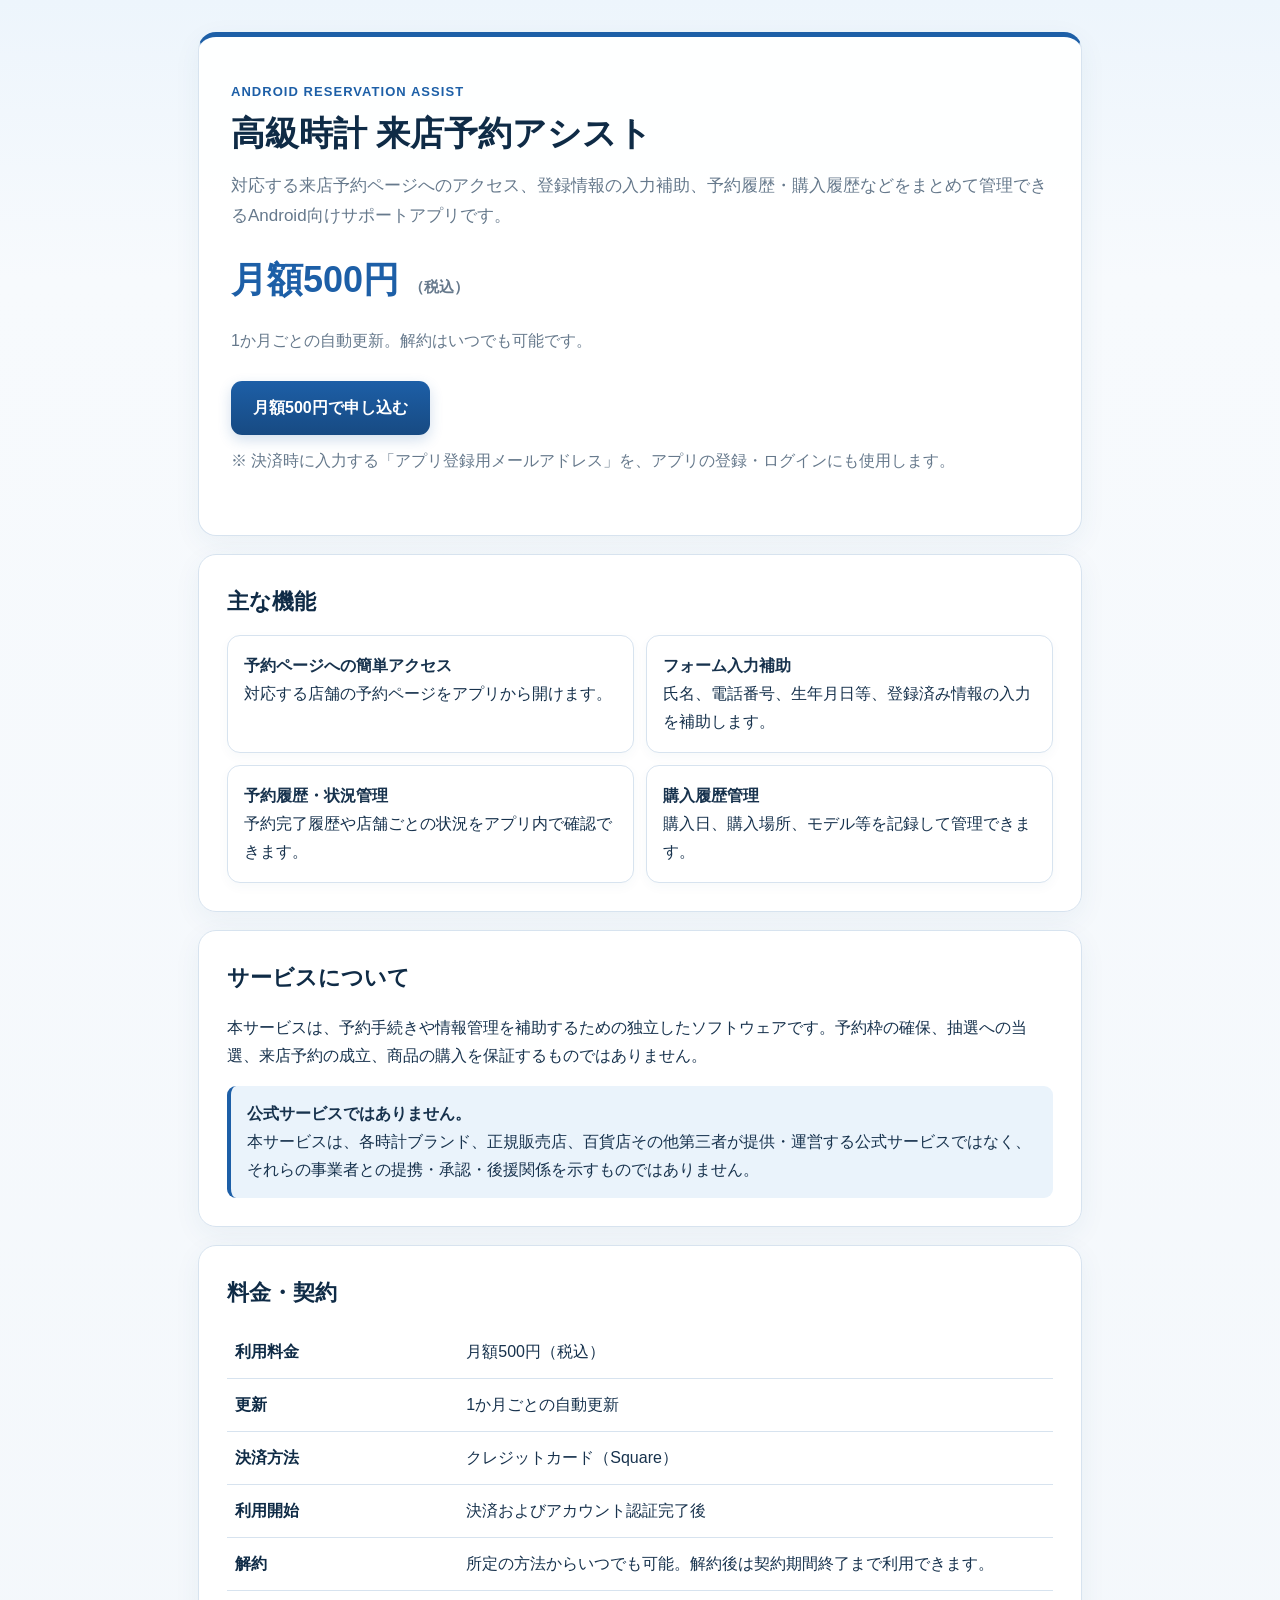
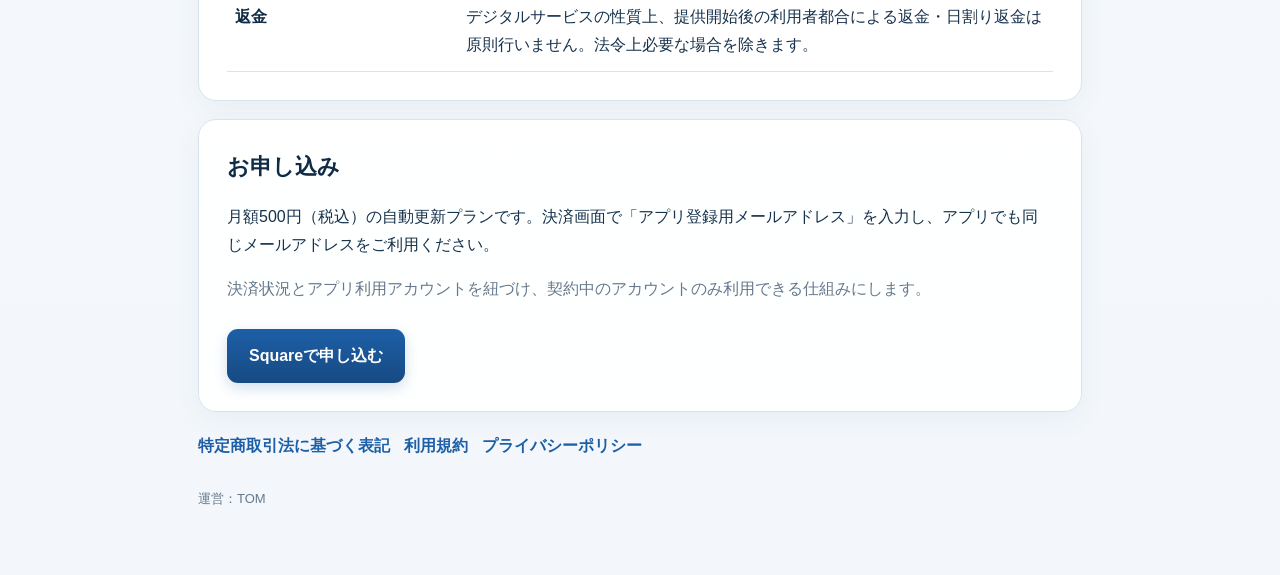
<file: index.html>
<!doctype html><html lang="ja"><head><meta charset="utf-8"><meta name="viewport" content="width=device-width,initial-scale=1"><title>高級時計 来店予約アシスト</title><link rel="stylesheet" href="style.css"></head><body><main class="wrap">
<section class="hero"><div class="eyebrow">ANDROID RESERVATION ASSIST</div><h1>高級時計 来店予約アシスト</h1><p class="lead">対応する来店予約ページへのアクセス、登録情報の入力補助、予約履歴・購入履歴などをまとめて管理できるAndroid向けサポートアプリです。</p><div class="price">月額500円 <small>（税込）</small></div><p class="muted">1か月ごとの自動更新。解約はいつでも可能です。</p><a class="btn" href="https://square.link/u/VijEzXX2" target="_blank" rel="noopener">月額500円で申し込む</a><p class="muted" style="margin-top:12px">※ 決済時に入力する「アプリ登録用メールアドレス」を、アプリの登録・ログインにも使用します。</p></section>
<section class="card"><h2>主な機能</h2><div class="grid"><div class="feature"><strong>予約ページへの簡単アクセス</strong><br>対応する店舗の予約ページをアプリから開けます。</div><div class="feature"><strong>フォーム入力補助</strong><br>氏名、電話番号、生年月日等、登録済み情報の入力を補助します。</div><div class="feature"><strong>予約履歴・状況管理</strong><br>予約完了履歴や店舗ごとの状況をアプリ内で確認できます。</div><div class="feature"><strong>購入履歴管理</strong><br>購入日、購入場所、モデル等を記録して管理できます。</div></div></section>
<section class="card"><h2>サービスについて</h2><p>本サービスは、予約手続きや情報管理を補助するための独立したソフトウェアです。予約枠の確保、抽選への当選、来店予約の成立、商品の購入を保証するものではありません。</p><div class="note"><strong>公式サービスではありません。</strong><br>本サービスは、各時計ブランド、正規販売店、百貨店その他第三者が提供・運営する公式サービスではなく、それらの事業者との提携・承認・後援関係を示すものではありません。</div></section>
<section class="card"><h2>料金・契約</h2><table><tr><th>利用料金</th><td>月額500円（税込）</td></tr><tr><th>更新</th><td>1か月ごとの自動更新</td></tr><tr><th>決済方法</th><td>クレジットカード（Square）</td></tr><tr><th>利用開始</th><td>決済およびアカウント認証完了後</td></tr><tr><th>解約</th><td>所定の方法からいつでも可能。解約後は契約期間終了まで利用できます。</td></tr><tr><th>返金</th><td>デジタルサービスの性質上、提供開始後の利用者都合による返金・日割り返金は原則行いません。法令上必要な場合を除きます。</td></tr></table></section>
<section class="card" id="apply"><h2>お申し込み</h2><p>月額500円（税込）の自動更新プランです。決済画面で「アプリ登録用メールアドレス」を入力し、アプリでも同じメールアドレスをご利用ください。</p><p class="muted">決済状況とアプリ利用アカウントを紐づけ、契約中のアカウントのみ利用できる仕組みにします。</p><a class="btn" href="https://square.link/u/VijEzXX2" target="_blank" rel="noopener">Squareで申し込む</a></section>
<nav><a href="tokusho.html">特定商取引法に基づく表記</a><a href="terms.html">利用規約</a><a href="privacy.html">プライバシーポリシー</a></nav>
<footer>運営：TOM</footer></main></body></html>
</file>
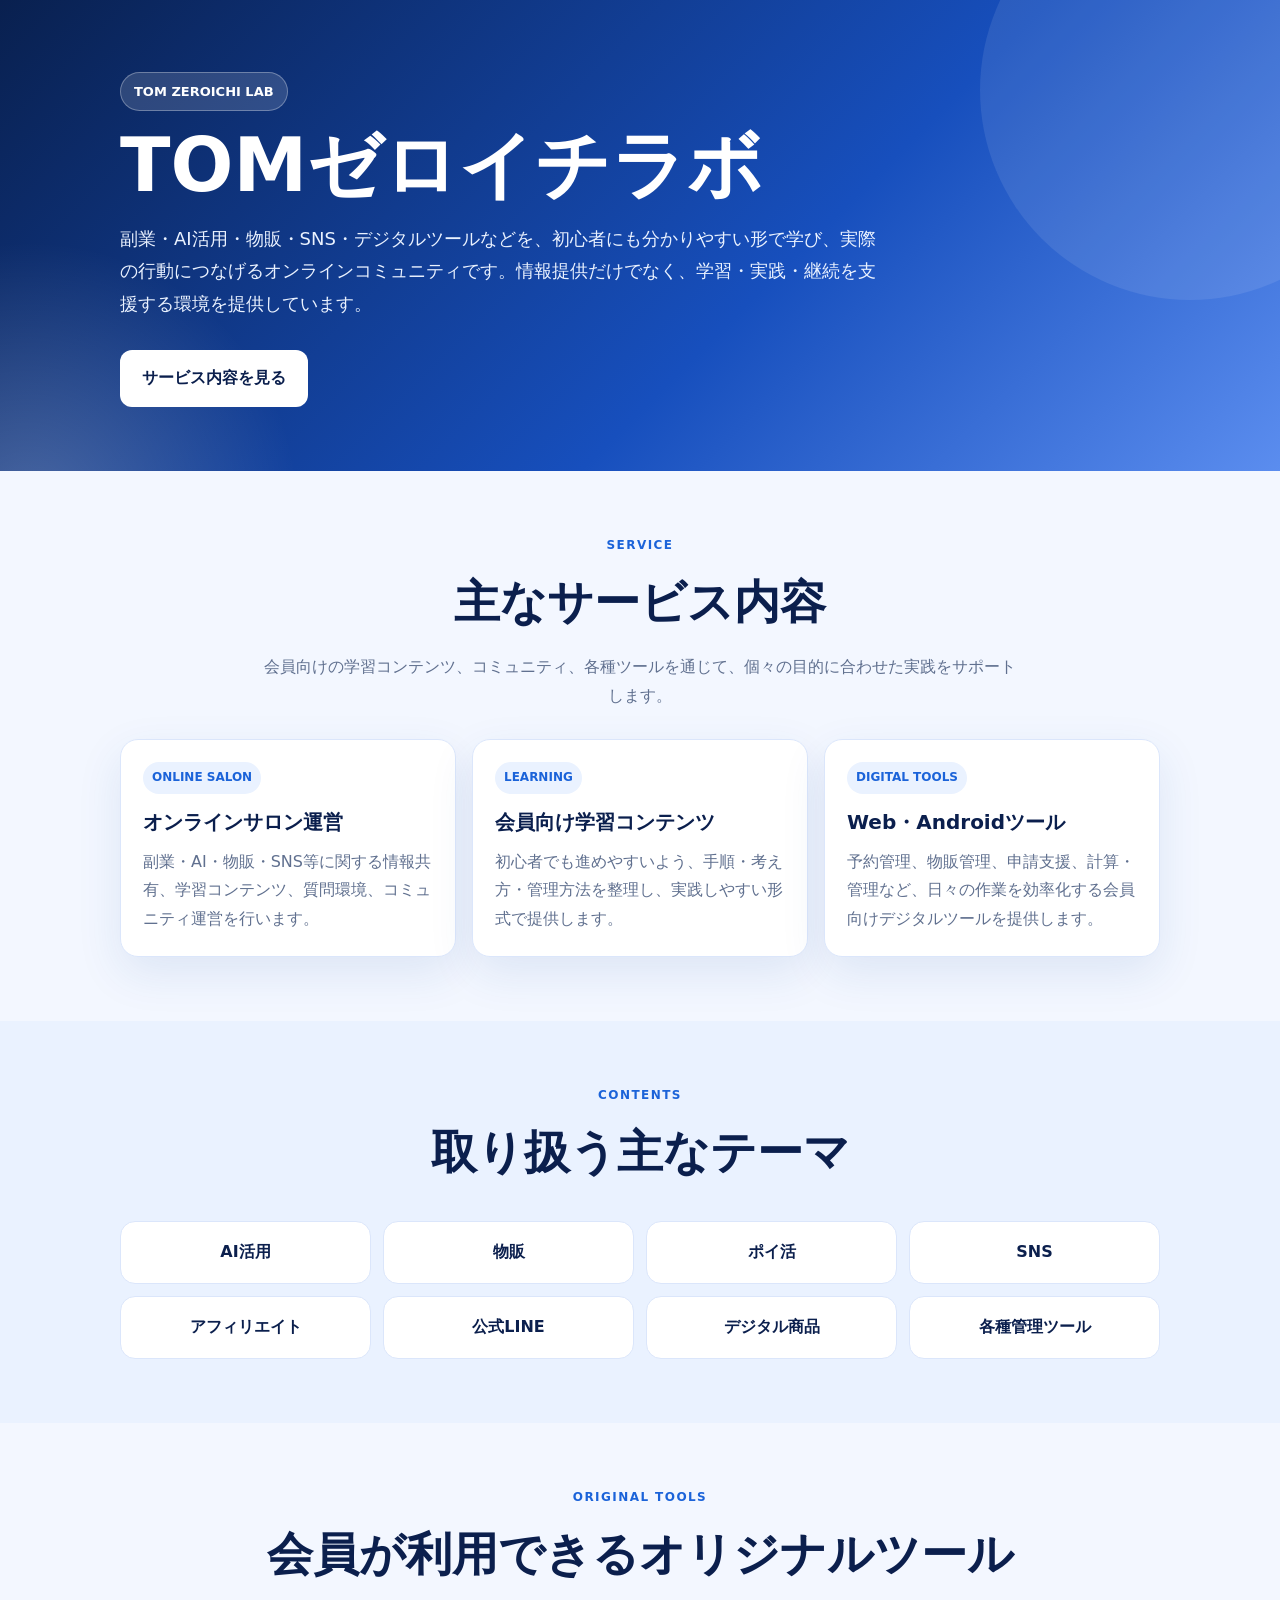
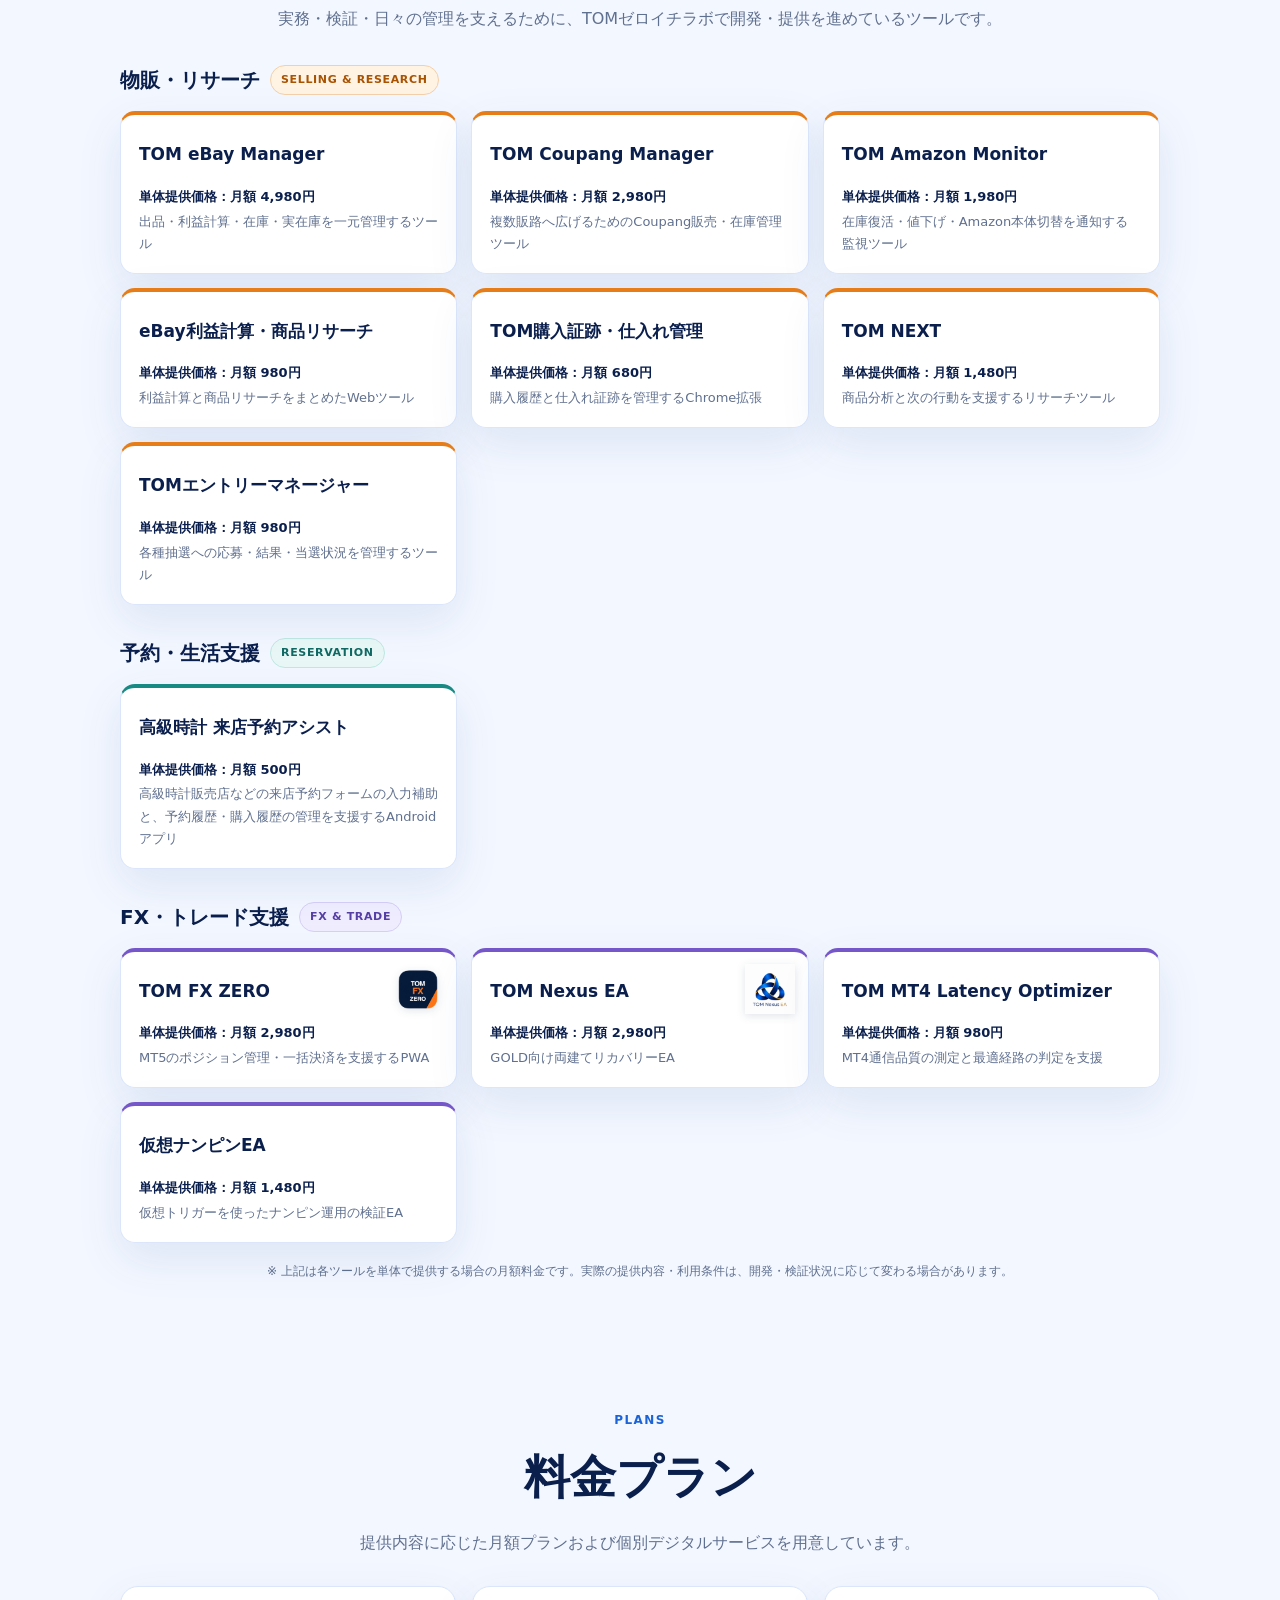
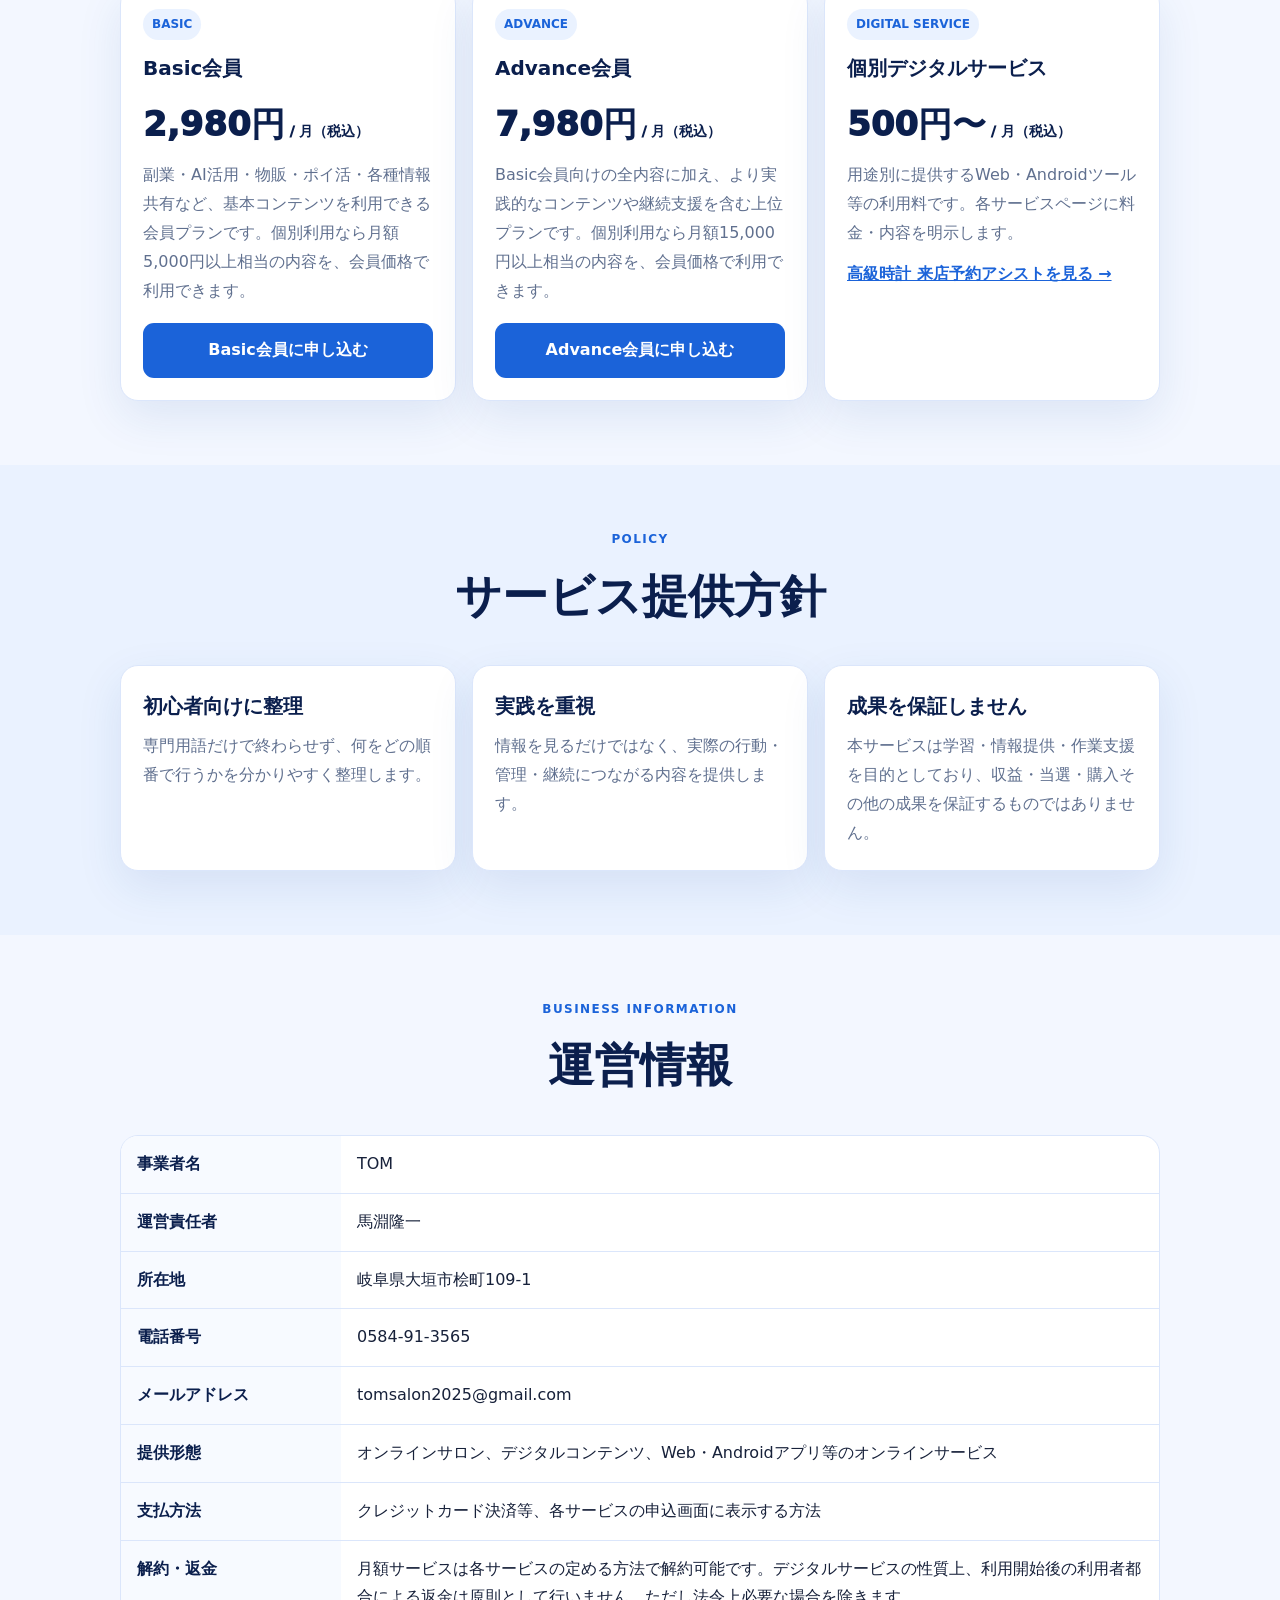
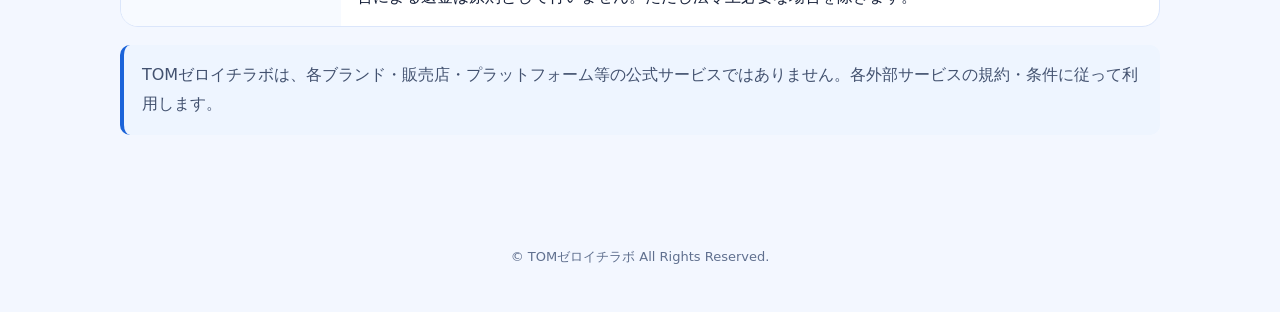
<file: zeroichi-lab/index.html>
<!doctype html>
<html lang="ja">
<head>
<meta charset="utf-8">
<meta name="viewport" content="width=device-width,initial-scale=1">
<title>TOMゼロイチラボ｜サービス案内</title>
<meta name="description" content="TOMゼロイチラボは、副業・AI活用・物販・SNS・各種デジタルツールを学び実践するオンラインコミュニティです。">
<style>
:root{--bg:#f3f7ff;--navy:#0b1f4d;--blue:#1b63d9;--sky:#5b8def;--card:#fff;--text:#17213a;--muted:#60708f;--line:#dbe6fb;--soft:#eaf2ff;--shadow:0 16px 45px rgba(30,80,160,.10)}
*{box-sizing:border-box}html{scroll-behavior:smooth}body{margin:0;font-family:system-ui,-apple-system,"Segoe UI","Hiragino Kaku Gothic ProN","Yu Gothic",Meiryo,sans-serif;background:var(--bg);color:var(--text);line-height:1.8;-webkit-font-smoothing:antialiased}a{color:inherit}.wrap{width:min(1040px,calc(100% - 32px));margin:auto}.top{background:linear-gradient(135deg,#09204f 0%,#174fbd 60%,#5b8def 100%);color:#fff;padding:72px 0 64px;position:relative;overflow:hidden;isolation:isolate}.top:before{content:"";position:absolute;width:560px;height:560px;border-radius:50%;background:radial-gradient(circle,rgba(255,255,255,.24),rgba(255,255,255,0) 68%);left:-250px;bottom:-320px;animation:heroGlow 8s ease-in-out infinite}.top:after{content:"";position:absolute;width:420px;height:420px;border-radius:50%;background:rgba(255,255,255,.09);right:-120px;top:-120px;animation:heroFloat 9s ease-in-out infinite}.top .wrap{position:relative;z-index:1}.badge{display:inline-block;background:rgba(255,255,255,.14);border:1px solid rgba(255,255,255,.3);padding:7px 13px;border-radius:999px;font-weight:800;font-size:13px;animation:heroIn .65s ease both}.top h1{font-size:clamp(40px,7vw,74px);line-height:1.05;margin:16px 0 18px;animation:heroIn .75s .08s ease both}.top p{max-width:760px;font-size:18px;color:#eaf2ff;animation:heroIn .75s .18s ease both}.top .cta{animation:heroIn .75s .28s ease both}@keyframes heroIn{from{opacity:0;transform:translateY(18px)}to{opacity:1;transform:translateY(0)}}@keyframes heroFloat{0%,100%{transform:translate3d(0,0,0) scale(1)}50%{transform:translate3d(-28px,30px,0) scale(1.08)}}@keyframes heroGlow{0%,100%{transform:scale(.9);opacity:.45}50%{transform:scale(1.15);opacity:1}}.cta{display:inline-block;background:#fff;color:var(--navy);font-weight:900;padding:14px 22px;border-radius:12px;text-decoration:none;margin-top:12px}.section{padding:64px 0}.head{text-align:center;margin-bottom:28px}.eyebrow{color:var(--blue);font-weight:900;letter-spacing:.12em;font-size:12px;text-transform:uppercase}.head h2{font-size:clamp(28px,5vw,46px);margin:4px 0 10px;color:var(--navy)}.lead{max-width:760px;margin:auto;color:var(--muted)}.grid{display:grid;grid-template-columns:repeat(3,1fr);gap:16px}.card{background:var(--card);border:1px solid var(--line);border-radius:18px;padding:22px;box-shadow:var(--shadow)}.card h3{margin:0 0 8px;color:var(--navy);font-size:20px}.card p{margin:0;color:var(--muted)}.pill{display:inline-block;background:var(--soft);color:var(--blue);font-weight:800;font-size:12px;padding:5px 9px;border-radius:999px;margin-bottom:10px}.contents{display:grid;grid-template-columns:repeat(4,1fr);gap:12px}.content{background:#fff;border:1px solid var(--line);border-radius:15px;padding:16px;text-align:center;font-weight:800;color:var(--navy)}.tool-groups{display:grid;gap:30px}.tool-group-title{display:flex;align-items:center;gap:10px;margin:0 0 13px;color:var(--navy);font-size:20px}.tool-group-title span{display:inline-block;border-radius:999px;padding:4px 10px;font-size:11px;letter-spacing:.06em}.tool-catalog{display:grid;grid-template-columns:repeat(3,1fr);gap:14px}.tool-card{background:#fff;border:1px solid var(--line);border-top-width:4px;border-radius:15px;padding:18px;box-shadow:var(--shadow);position:relative}.tool-card h3{margin:9px 0 6px;color:var(--navy);font-size:17px;line-height:1.45}.tool-card-logo{position:absolute;top:12px;right:13px;width:50px;height:50px;filter:drop-shadow(0 2px 4px rgba(11,31,77,.12))}.tool-card.has-logo h3{padding-right:58px}.tool-card p{margin:0;color:var(--muted);font-size:13px;line-height:1.7}.tool-status{display:inline-block;border-radius:999px;padding:4px 8px;font-size:11px;font-weight:800}.tool-price{display:inline-block;margin-top:12px;color:var(--navy);font-size:13px;font-weight:900}.tool-card.selling{border-top-color:#e67d19}.tool-card.selling .tool-status,.tool-group-title.selling span{background:#fff3e4;color:#a95200;border:1px solid #f4d0a9}.tool-card.reserve{border-top-color:#168a83}.tool-card.reserve .tool-status,.tool-group-title.reserve span{background:#e9f8f6;color:#126963;border:1px solid #bfe8e3}.tool-card.trade{border-top-color:#7657c9}.tool-card.trade .tool-status,.tool-group-title.trade span{background:#f0edff;color:#5740a4;border:1px solid #d7cff7}.value-note{margin:18px auto 0;max-width:760px;color:var(--muted);font-size:12px;text-align:center}.plans{display:grid;grid-template-columns:repeat(3,1fr);gap:16px}.price{font-size:34px;font-weight:1000;color:var(--navy);margin:6px 0}.price small{font-size:14px}.tool-link{display:inline-block;margin-top:12px;color:var(--blue);font-weight:800}.plan-cta{display:block;margin-top:18px;padding:13px 16px;border-radius:11px;background:var(--blue);color:#fff;text-align:center;text-decoration:none;font-weight:900}.plan-cta:hover{background:#154fb1}.info{background:#fff;border:1px solid var(--line);border-radius:18px;overflow:hidden}.row{display:grid;grid-template-columns:220px 1fr;border-bottom:1px solid var(--line)}.row:last-child{border-bottom:none}.row b,.row div{padding:14px 16px}.row b{background:#f7faff;color:var(--navy)}.notice{background:#eef5ff;border-left:4px solid var(--blue);padding:16px 18px;border-radius:10px;color:#42516f}.footer{padding:30px 0 44px;text-align:center;color:var(--muted);font-size:13px}@media(max-width:820px){.grid,.plans,.tool-catalog{grid-template-columns:1fr}.contents{grid-template-columns:repeat(2,1fr)}.row{grid-template-columns:1fr}.row b{padding-bottom:5px}.row div{padding-top:5px}.top{padding-top:52px}}@media(prefers-reduced-motion:reduce){.top:before,.top:after,.badge,.top h1,.top p,.top .cta{animation:none}}.reveal-item{opacity:0;transform:translateY(24px);transition:opacity .7s ease,transform .7s ease}.reveal-item.reveal-visible{opacity:1;transform:translateY(0)}.reveal-item .card,.reveal-item .tool-card,.reveal-item .content,.reveal-item .info{transition:transform .25s ease,box-shadow .25s ease}.reveal-item .card:hover,.reveal-item .tool-card:hover,.reveal-item .content:hover{transform:translateY(-4px);box-shadow:0 18px 36px rgba(30,80,160,.16)}@media(prefers-reduced-motion:reduce){.reveal-item{opacity:1;transform:none;transition:none}}
</style>
</head>
<body>
<header class="top">
  <div class="wrap">
    <span class="badge">TOM ZEROICHI LAB</span>
    <h1>TOMゼロイチラボ</h1>
    <p>副業・AI活用・物販・SNS・デジタルツールなどを、初心者にも分かりやすい形で学び、実際の行動につなげるオンラインコミュニティです。情報提供だけでなく、学習・実践・継続を支援する環境を提供しています。</p>
    <a class="cta" href="#service">サービス内容を見る</a>
  </div>
</header>

<section class="section" id="service">
  <div class="wrap">
    <div class="head"><div class="eyebrow">Service</div><h2>主なサービス内容</h2><p class="lead">会員向けの学習コンテンツ、コミュニティ、各種ツールを通じて、個々の目的に合わせた実践をサポートします。</p></div>
    <div class="grid">
      <div class="card"><span class="pill">ONLINE SALON</span><h3>オンラインサロン運営</h3><p>副業・AI・物販・SNS等に関する情報共有、学習コンテンツ、質問環境、コミュニティ運営を行います。</p></div>
      <div class="card"><span class="pill">LEARNING</span><h3>会員向け学習コンテンツ</h3><p>初心者でも進めやすいよう、手順・考え方・管理方法を整理し、実践しやすい形式で提供します。</p></div>
      <div class="card"><span class="pill">DIGITAL TOOLS</span><h3>Web・Androidツール</h3><p>予約管理、物販管理、申請支援、計算・管理など、日々の作業を効率化する会員向けデジタルツールを提供します。</p></div>
    </div>
  </div>
</section>

<section class="section" style="background:#eaf2ff">
  <div class="wrap">
    <div class="head"><div class="eyebrow">Contents</div><h2>取り扱う主なテーマ</h2></div>
    <div class="contents">
      <div class="content">AI活用</div><div class="content">物販</div><div class="content">ポイ活</div><div class="content">SNS</div>
      <div class="content">アフィリエイト</div><div class="content">公式LINE</div><div class="content">デジタル商品</div><div class="content">各種管理ツール</div>
    </div>
  </div>
</section>



<section class="section" id="tools">
  <div class="wrap">
    <div class="head"><div class="eyebrow">Original Tools</div><h2>会員が利用できるオリジナルツール</h2><p class="lead">実務・検証・日々の管理を支えるために、TOMゼロイチラボで開発・提供を進めているツールです。</p></div>
    <div class="tool-groups">
      <div class="tool-group">
        <h3 class="tool-group-title selling">物販・リサーチ <span>SELLING &amp; RESEARCH</span></h3>
        <div class="tool-catalog">
          <div class="tool-card selling"><h3>TOM eBay Manager</h3><span class="tool-price">単体提供価格：月額 4,980円</span><p>出品・利益計算・在庫・実在庫を一元管理するツール</p></div>
          <div class="tool-card selling"><h3>TOM Coupang Manager</h3><span class="tool-price">単体提供価格：月額 2,980円</span><p>複数販路へ広げるためのCoupang販売・在庫管理ツール</p></div>
          <div class="tool-card selling"><h3>TOM Amazon Monitor</h3><span class="tool-price">単体提供価格：月額 1,980円</span><p>在庫復活・値下げ・Amazon本体切替を通知する監視ツール</p></div>
          <div class="tool-card selling"><h3>eBay利益計算・商品リサーチ</h3><span class="tool-price">単体提供価格：月額 980円</span><p>利益計算と商品リサーチをまとめたWebツール</p></div>
          <div class="tool-card selling"><h3>TOM購入証跡・仕入れ管理</h3><span class="tool-price">単体提供価格：月額 680円</span><p>購入履歴と仕入れ証跡を管理するChrome拡張</p></div>
          <div class="tool-card selling"><h3>TOM NEXT</h3><span class="tool-price">単体提供価格：月額 1,480円</span><p>商品分析と次の行動を支援するリサーチツール</p></div><div class="tool-card selling"><h3>TOMエントリーマネージャー</h3><span class="tool-price">単体提供価格：月額 980円</span><p>各種抽選への応募・結果・当選状況を管理するツール</p></div>
        </div>
      </div>
      <div class="tool-group">
        <h3 class="tool-group-title reserve">予約・生活支援 <span>RESERVATION</span></h3>
        <div class="tool-catalog">
          <div class="tool-card reserve"><h3>高級時計 来店予約アシスト</h3><span class="tool-price">単体提供価格：月額 500円</span><p>高級時計販売店などの来店予約フォームの入力補助と、予約履歴・購入履歴の管理を支援するAndroidアプリ</p></div>
        </div>
      </div>
      <div class="tool-group">
        <h3 class="tool-group-title trade">FX・トレード支援 <span>FX &amp; TRADE</span></h3>
        <div class="tool-catalog">
          <div class="tool-card trade has-logo"><img class="tool-card-logo" src="assets/tom-fx-zero.png" alt="TOM FX ZERO ロゴ"><h3>TOM FX ZERO</h3><span class="tool-price">単体提供価格：月額 2,980円</span><p>MT5のポジション管理・一括決済を支援するPWA</p></div>
          <div class="tool-card trade has-logo"><img class="tool-card-logo" src="assets/tom-nexus-ea-logo.png" alt="TOM Nexus EA ロゴ"><h3>TOM Nexus EA</h3><span class="tool-price">単体提供価格：月額 2,980円</span><p>GOLD向け両建てリカバリーEA</p></div>
          <div class="tool-card trade"><h3>TOM MT4 Latency Optimizer</h3><span class="tool-price">単体提供価格：月額 980円</span><p>MT4通信品質の測定と最適経路の判定を支援</p></div>
          
          <div class="tool-card trade"><h3>仮想ナンピンEA</h3><span class="tool-price">単体提供価格：月額 1,480円</span><p>仮想トリガーを使ったナンピン運用の検証EA</p></div>
        </div>
      </div>
    </div>
    <p class="value-note">※ 上記は各ツールを単体で提供する場合の月額料金です。実際の提供内容・利用条件は、開発・検証状況に応じて変わる場合があります。</p>
  </div>
</section>

<section class="section">
  <div class="wrap">
    <div class="head"><div class="eyebrow">Plans</div><h2>料金プラン</h2><p class="lead">提供内容に応じた月額プランおよび個別デジタルサービスを用意しています。</p></div>
    <div class="plans">
      <div class="card"><span class="pill">BASIC</span><h3>Basic会員</h3><div class="price">2,980円<small> / 月（税込）</small></div><p>副業・AI活用・物販・ポイ活・各種情報共有など、基本コンテンツを利用できる会員プランです。個別利用なら月額5,000円以上相当の内容を、会員価格で利用できます。</p><a class="plan-cta" href="https://square.link/u/rl24y2m4">Basic会員に申し込む</a></div>
      <div class="card"><span class="pill">ADVANCE</span><h3>Advance会員</h3><div class="price">7,980円<small> / 月（税込）</small></div><p>Basic会員向けの全内容に加え、より実践的なコンテンツや継続支援を含む上位プランです。個別利用なら月額15,000円以上相当の内容を、会員価格で利用できます。</p><a class="plan-cta" href="https://square.link/u/UYFCsQj2">Advance会員に申し込む</a></div>
      <div class="card"><span class="pill">DIGITAL SERVICE</span><h3>個別デジタルサービス</h3><div class="price">500円〜<small> / 月（税込）</small></div><p>用途別に提供するWeb・Androidツール等の利用料です。各サービスページに料金・内容を明示します。</p><a class="tool-link" href="../">高級時計 来店予約アシストを見る →</a></div>
    </div>
  </div>
</section>

<section class="section" style="background:#eaf2ff">
  <div class="wrap">
    <div class="head"><div class="eyebrow">Policy</div><h2>サービス提供方針</h2></div>
    <div class="grid">
      <div class="card"><h3>初心者向けに整理</h3><p>専門用語だけで終わらせず、何をどの順番で行うかを分かりやすく整理します。</p></div>
      <div class="card"><h3>実践を重視</h3><p>情報を見るだけではなく、実際の行動・管理・継続につながる内容を提供します。</p></div>
      <div class="card"><h3>成果を保証しません</h3><p>本サービスは学習・情報提供・作業支援を目的としており、収益・当選・購入その他の成果を保証するものではありません。</p></div>
    </div>
  </div>
</section>

<section class="section">
  <div class="wrap">
    <div class="head"><div class="eyebrow">Business Information</div><h2>運営情報</h2></div>
    <div class="info">
      <div class="row"><b>事業者名</b><div>TOM</div></div>
      <div class="row"><b>運営責任者</b><div>馬淵隆一</div></div>
      <div class="row"><b>所在地</b><div>岐阜県大垣市桧町109-1</div></div>
      <div class="row"><b>電話番号</b><div>0584-91-3565</div></div>
      <div class="row"><b>メールアドレス</b><div>tomsalon2025@gmail.com</div></div>
      <div class="row"><b>提供形態</b><div>オンラインサロン、デジタルコンテンツ、Web・Androidアプリ等のオンラインサービス</div></div>
      <div class="row"><b>支払方法</b><div>クレジットカード決済等、各サービスの申込画面に表示する方法</div></div>
      <div class="row"><b>解約・返金</b><div>月額サービスは各サービスの定める方法で解約可能です。デジタルサービスの性質上、利用開始後の利用者都合による返金は原則として行いません。ただし法令上必要な場合を除きます。</div></div>
    </div>
    <p class="notice" style="margin-top:18px">TOMゼロイチラボは、各ブランド・販売店・プラットフォーム等の公式サービスではありません。各外部サービスの規約・条件に従って利用します。</p>
  </div>
</section>

<footer class="footer">© TOMゼロイチラボ All Rights Reserved.</footer>
<script>
(() => {
  const sections = [...document.querySelectorAll('body > section')];
  if (!('IntersectionObserver' in window)) return;
  sections.forEach(section => section.classList.add('reveal-item'));
  const observer = new IntersectionObserver((entries) => {
    entries.forEach(entry => {
      if (entry.isIntersecting) {
        entry.target.classList.add('reveal-visible');
        observer.unobserve(entry.target);
      }
    });
  }, { threshold: 0.12 });
  sections.forEach(section => observer.observe(section));
})();
</script>
</body>
</html>
</file>
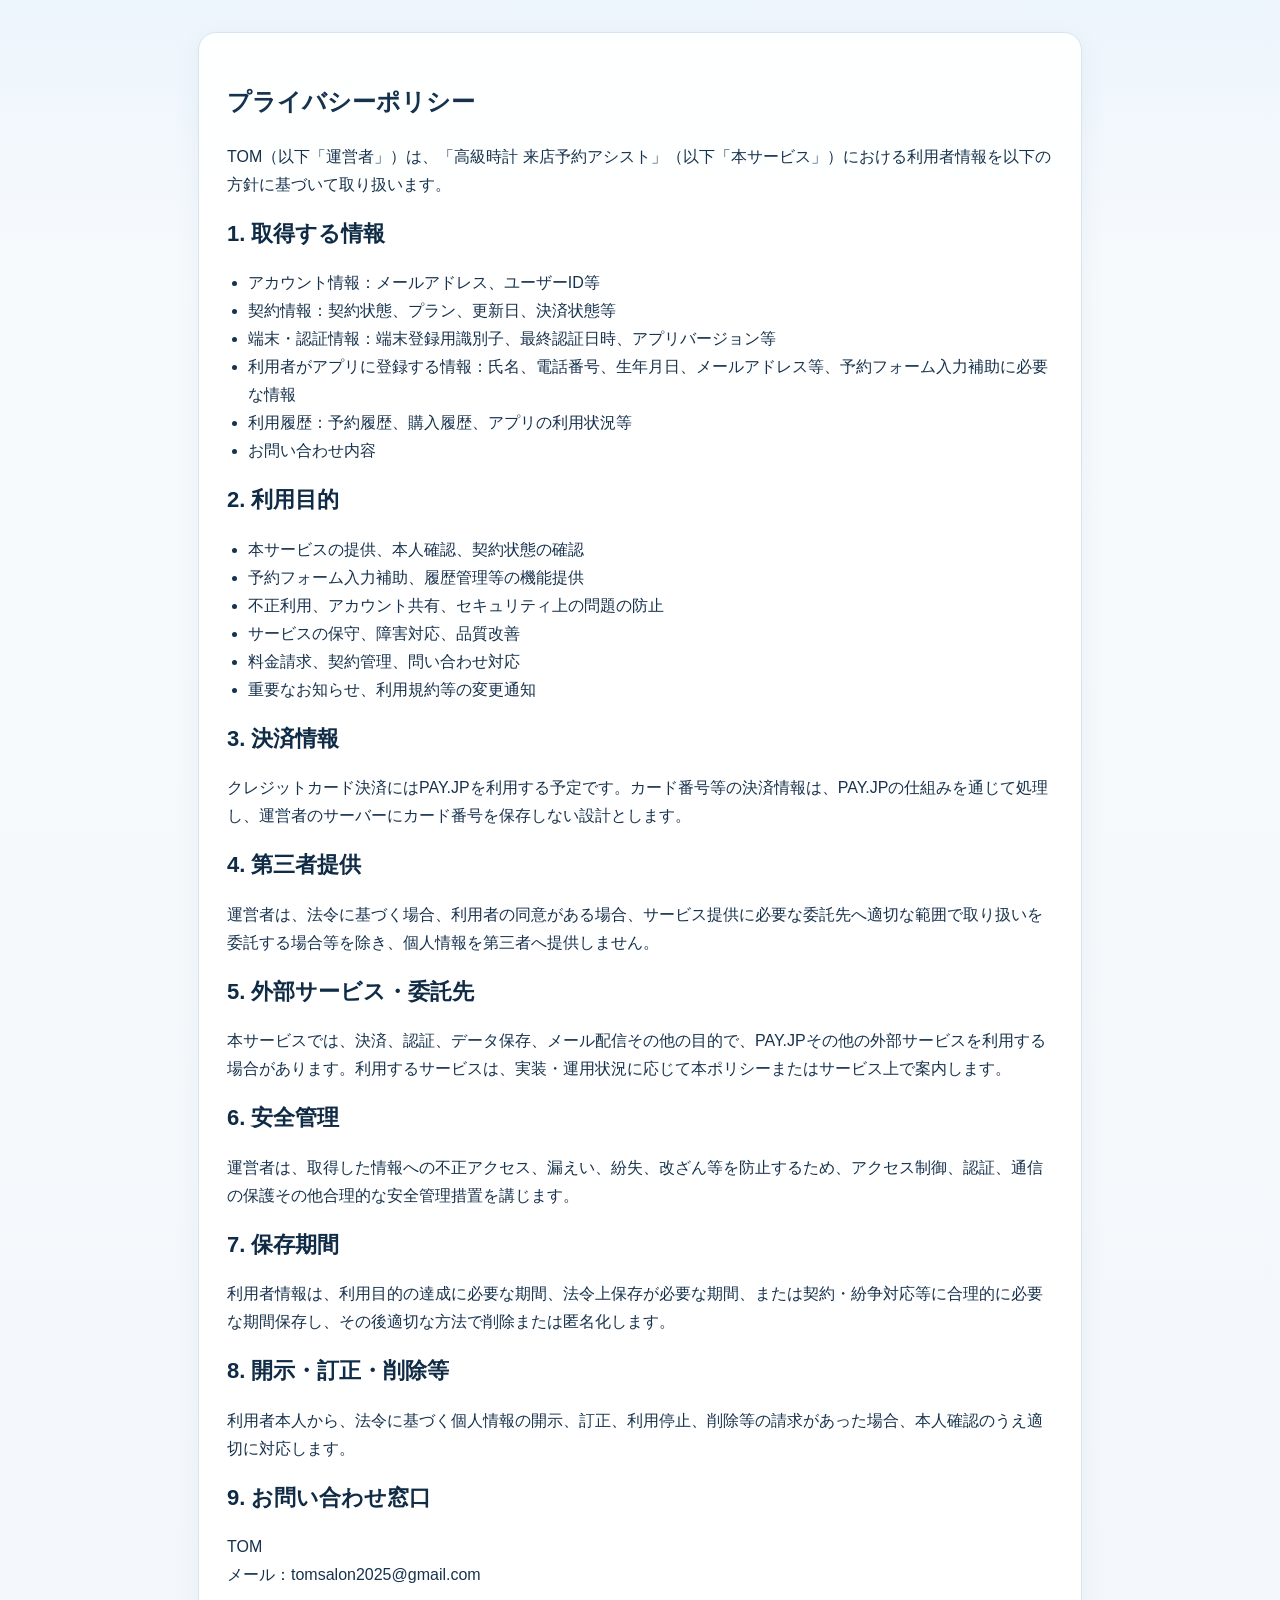
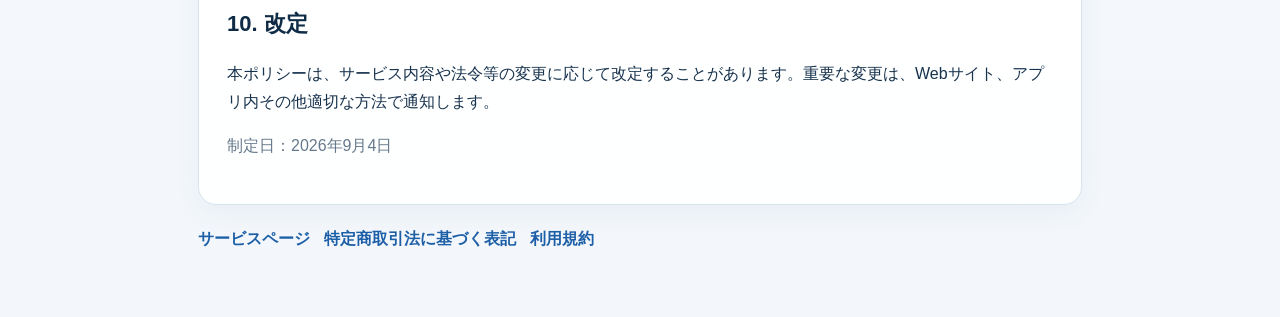
<file: privacy.html>
<!doctype html><html lang="ja"><head><meta charset="utf-8"><meta name="viewport" content="width=device-width,initial-scale=1"><title>プライバシーポリシー</title><link rel="stylesheet" href="style.css"></head><body><main class="wrap"><section class="card"><h1>プライバシーポリシー</h1><p>TOM（以下「運営者」）は、「高級時計 来店予約アシスト」（以下「本サービス」）における利用者情報を以下の方針に基づいて取り扱います。</p>
<h2>1. 取得する情報</h2><ul><li>アカウント情報：メールアドレス、ユーザーID等</li><li>契約情報：契約状態、プラン、更新日、決済状態等</li><li>端末・認証情報：端末登録用識別子、最終認証日時、アプリバージョン等</li><li>利用者がアプリに登録する情報：氏名、電話番号、生年月日、メールアドレス等、予約フォーム入力補助に必要な情報</li><li>利用履歴：予約履歴、購入履歴、アプリの利用状況等</li><li>お問い合わせ内容</li></ul>
<h2>2. 利用目的</h2><ul><li>本サービスの提供、本人確認、契約状態の確認</li><li>予約フォーム入力補助、履歴管理等の機能提供</li><li>不正利用、アカウント共有、セキュリティ上の問題の防止</li><li>サービスの保守、障害対応、品質改善</li><li>料金請求、契約管理、問い合わせ対応</li><li>重要なお知らせ、利用規約等の変更通知</li></ul>
<h2>3. 決済情報</h2><p>クレジットカード決済にはPAY.JPを利用する予定です。カード番号等の決済情報は、PAY.JPの仕組みを通じて処理し、運営者のサーバーにカード番号を保存しない設計とします。</p>
<h2>4. 第三者提供</h2><p>運営者は、法令に基づく場合、利用者の同意がある場合、サービス提供に必要な委託先へ適切な範囲で取り扱いを委託する場合等を除き、個人情報を第三者へ提供しません。</p>
<h2>5. 外部サービス・委託先</h2><p>本サービスでは、決済、認証、データ保存、メール配信その他の目的で、PAY.JPその他の外部サービスを利用する場合があります。利用するサービスは、実装・運用状況に応じて本ポリシーまたはサービス上で案内します。</p>
<h2>6. 安全管理</h2><p>運営者は、取得した情報への不正アクセス、漏えい、紛失、改ざん等を防止するため、アクセス制御、認証、通信の保護その他合理的な安全管理措置を講じます。</p>
<h2>7. 保存期間</h2><p>利用者情報は、利用目的の達成に必要な期間、法令上保存が必要な期間、または契約・紛争対応等に合理的に必要な期間保存し、その後適切な方法で削除または匿名化します。</p>
<h2>8. 開示・訂正・削除等</h2><p>利用者本人から、法令に基づく個人情報の開示、訂正、利用停止、削除等の請求があった場合、本人確認のうえ適切に対応します。</p>
<h2>9. お問い合わせ窓口</h2><p>TOM<br>メール：tomsalon2025@gmail.com</p>
<h2>10. 改定</h2><p>本ポリシーは、サービス内容や法令等の変更に応じて改定することがあります。重要な変更は、Webサイト、アプリ内その他適切な方法で通知します。</p>
<p class="muted">制定日：2026年9月4日</p></section><nav><a href="index.html">サービスページ</a><a href="tokusho.html">特定商取引法に基づく表記</a><a href="terms.html">利用規約</a></nav></main></body></html>
</file>
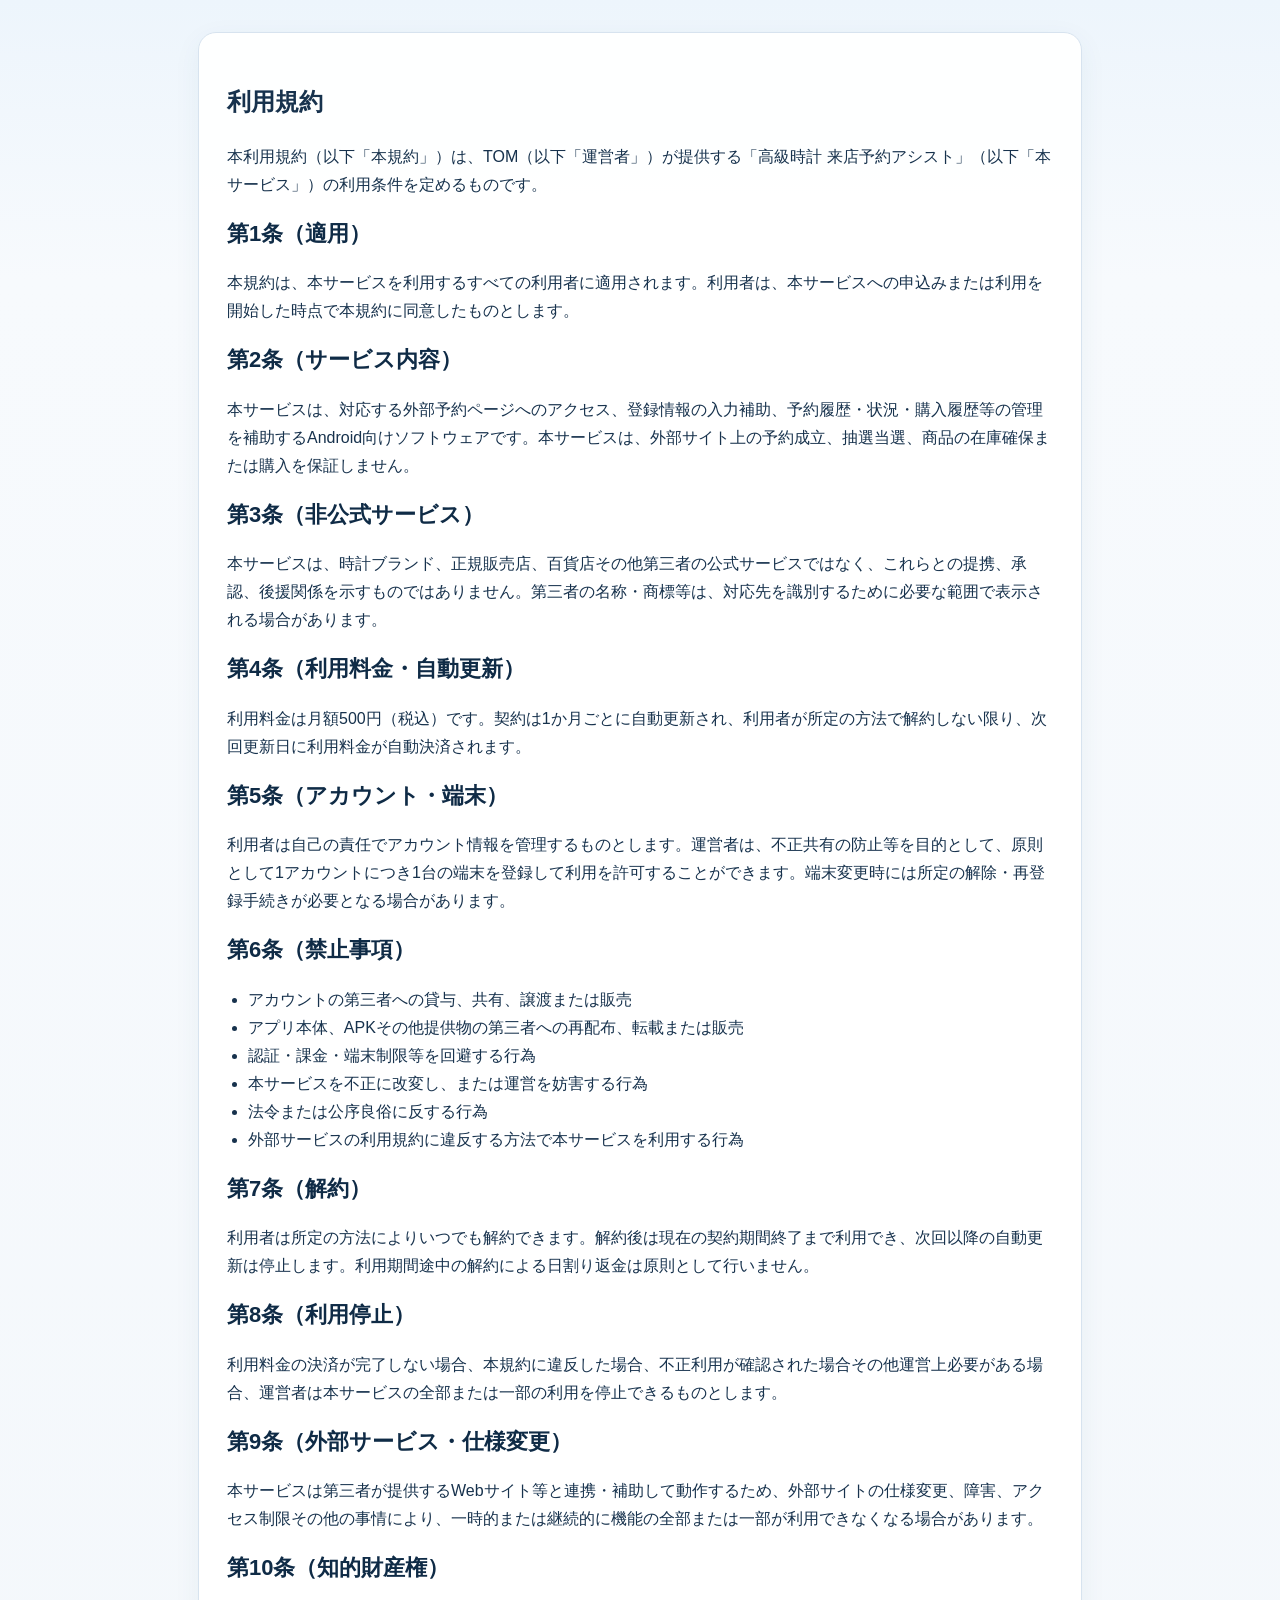
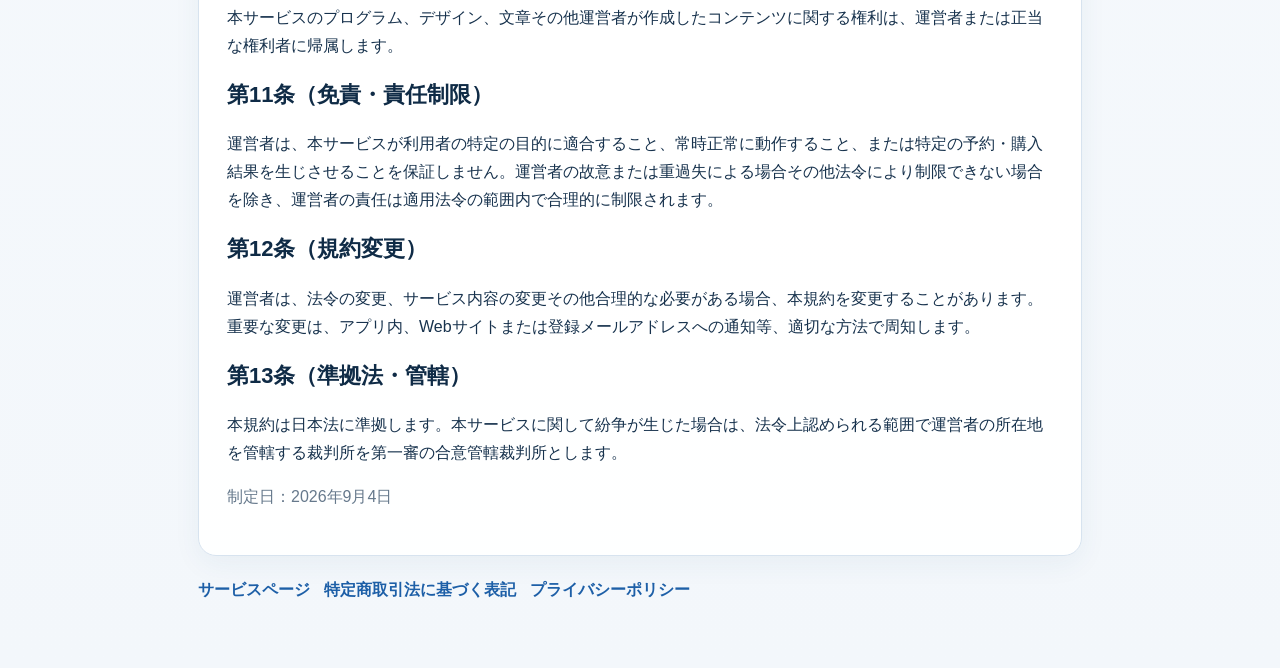
<file: terms.html>
<!doctype html><html lang="ja"><head><meta charset="utf-8"><meta name="viewport" content="width=device-width,initial-scale=1"><title>利用規約</title><link rel="stylesheet" href="style.css"></head><body><main class="wrap"><section class="card"><h1>利用規約</h1><p>本利用規約（以下「本規約」）は、TOM（以下「運営者」）が提供する「高級時計 来店予約アシスト」（以下「本サービス」）の利用条件を定めるものです。</p>
<h2>第1条（適用）</h2><p>本規約は、本サービスを利用するすべての利用者に適用されます。利用者は、本サービスへの申込みまたは利用を開始した時点で本規約に同意したものとします。</p>
<h2>第2条（サービス内容）</h2><p>本サービスは、対応する外部予約ページへのアクセス、登録情報の入力補助、予約履歴・状況・購入履歴等の管理を補助するAndroid向けソフトウェアです。本サービスは、外部サイト上の予約成立、抽選当選、商品の在庫確保または購入を保証しません。</p>
<h2>第3条（非公式サービス）</h2><p>本サービスは、時計ブランド、正規販売店、百貨店その他第三者の公式サービスではなく、これらとの提携、承認、後援関係を示すものではありません。第三者の名称・商標等は、対応先を識別するために必要な範囲で表示される場合があります。</p>
<h2>第4条（利用料金・自動更新）</h2><p>利用料金は月額500円（税込）です。契約は1か月ごとに自動更新され、利用者が所定の方法で解約しない限り、次回更新日に利用料金が自動決済されます。</p>
<h2>第5条（アカウント・端末）</h2><p>利用者は自己の責任でアカウント情報を管理するものとします。運営者は、不正共有の防止等を目的として、原則として1アカウントにつき1台の端末を登録して利用を許可することができます。端末変更時には所定の解除・再登録手続きが必要となる場合があります。</p>
<h2>第6条（禁止事項）</h2><ul><li>アカウントの第三者への貸与、共有、譲渡または販売</li><li>アプリ本体、APKその他提供物の第三者への再配布、転載または販売</li><li>認証・課金・端末制限等を回避する行為</li><li>本サービスを不正に改変し、または運営を妨害する行為</li><li>法令または公序良俗に反する行為</li><li>外部サービスの利用規約に違反する方法で本サービスを利用する行為</li></ul>
<h2>第7条（解約）</h2><p>利用者は所定の方法によりいつでも解約できます。解約後は現在の契約期間終了まで利用でき、次回以降の自動更新は停止します。利用期間途中の解約による日割り返金は原則として行いません。</p>
<h2>第8条（利用停止）</h2><p>利用料金の決済が完了しない場合、本規約に違反した場合、不正利用が確認された場合その他運営上必要がある場合、運営者は本サービスの全部または一部の利用を停止できるものとします。</p>
<h2>第9条（外部サービス・仕様変更）</h2><p>本サービスは第三者が提供するWebサイト等と連携・補助して動作するため、外部サイトの仕様変更、障害、アクセス制限その他の事情により、一時的または継続的に機能の全部または一部が利用できなくなる場合があります。</p>
<h2>第10条（知的財産権）</h2><p>本サービスのプログラム、デザイン、文章その他運営者が作成したコンテンツに関する権利は、運営者または正当な権利者に帰属します。</p>
<h2>第11条（免責・責任制限）</h2><p>運営者は、本サービスが利用者の特定の目的に適合すること、常時正常に動作すること、または特定の予約・購入結果を生じさせることを保証しません。運営者の故意または重過失による場合その他法令により制限できない場合を除き、運営者の責任は適用法令の範囲内で合理的に制限されます。</p>
<h2>第12条（規約変更）</h2><p>運営者は、法令の変更、サービス内容の変更その他合理的な必要がある場合、本規約を変更することがあります。重要な変更は、アプリ内、Webサイトまたは登録メールアドレスへの通知等、適切な方法で周知します。</p>
<h2>第13条（準拠法・管轄）</h2><p>本規約は日本法に準拠します。本サービスに関して紛争が生じた場合は、法令上認められる範囲で運営者の所在地を管轄する裁判所を第一審の合意管轄裁判所とします。</p>
<p class="muted">制定日：2026年9月4日</p></section><nav><a href="index.html">サービスページ</a><a href="tokusho.html">特定商取引法に基づく表記</a><a href="privacy.html">プライバシーポリシー</a></nav></main></body></html>
</file>
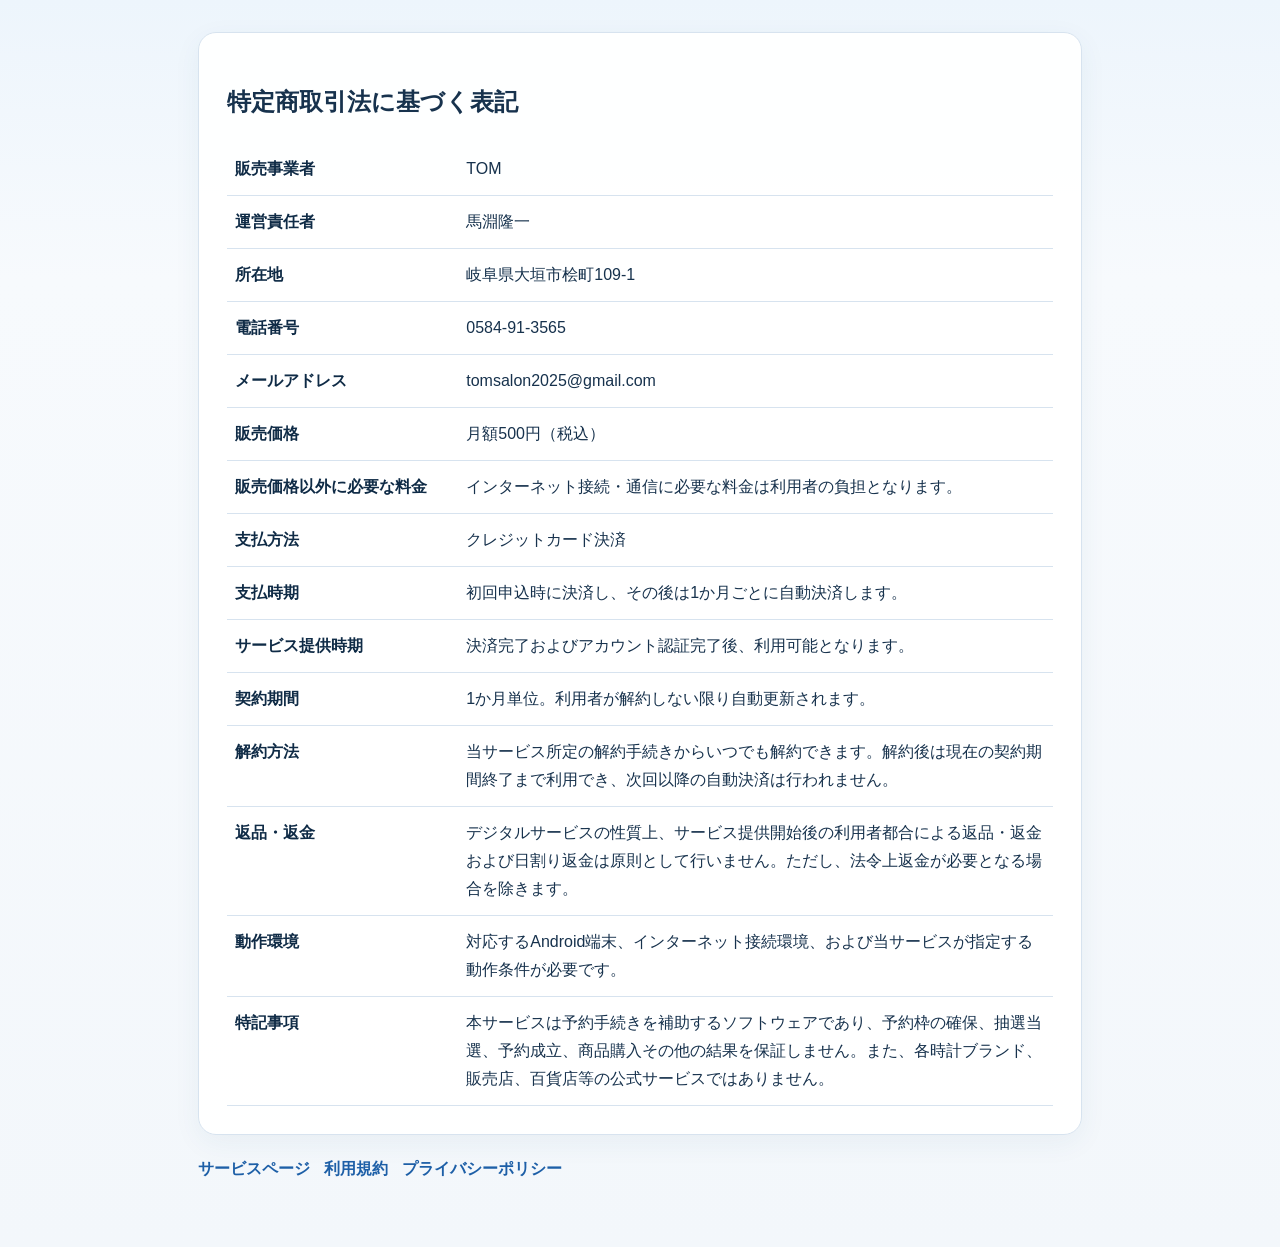
<file: tokusho.html>
<!doctype html><html lang="ja"><head><meta charset="utf-8"><meta name="viewport" content="width=device-width,initial-scale=1"><title>特定商取引法に基づく表記</title><link rel="stylesheet" href="style.css"></head><body><main class="wrap"><section class="card"><h1>特定商取引法に基づく表記</h1><table>
<tr><th>販売事業者</th><td>TOM</td></tr>
<tr><th>運営責任者</th><td>馬淵隆一</td></tr>
<tr><th>所在地</th><td>岐阜県大垣市桧町109-1</td></tr>
<tr><th>電話番号</th><td>0584-91-3565</td></tr>
<tr><th>メールアドレス</th><td>tomsalon2025@gmail.com</td></tr>
<tr><th>販売価格</th><td>月額500円（税込）</td></tr>
<tr><th>販売価格以外に必要な料金</th><td>インターネット接続・通信に必要な料金は利用者の負担となります。</td></tr>
<tr><th>支払方法</th><td>クレジットカード決済</td></tr>
<tr><th>支払時期</th><td>初回申込時に決済し、その後は1か月ごとに自動決済します。</td></tr>
<tr><th>サービス提供時期</th><td>決済完了およびアカウント認証完了後、利用可能となります。</td></tr>
<tr><th>契約期間</th><td>1か月単位。利用者が解約しない限り自動更新されます。</td></tr>
<tr><th>解約方法</th><td>当サービス所定の解約手続きからいつでも解約できます。解約後は現在の契約期間終了まで利用でき、次回以降の自動決済は行われません。</td></tr>
<tr><th>返品・返金</th><td>デジタルサービスの性質上、サービス提供開始後の利用者都合による返品・返金および日割り返金は原則として行いません。ただし、法令上返金が必要となる場合を除きます。</td></tr>
<tr><th>動作環境</th><td>対応するAndroid端末、インターネット接続環境、および当サービスが指定する動作条件が必要です。</td></tr>
<tr><th>特記事項</th><td>本サービスは予約手続きを補助するソフトウェアであり、予約枠の確保、抽選当選、予約成立、商品購入その他の結果を保証しません。また、各時計ブランド、販売店、百貨店等の公式サービスではありません。</td></tr>
</table></section><nav><a href="index.html">サービスページ</a><a href="terms.html">利用規約</a><a href="privacy.html">プライバシーポリシー</a></nav></main></body></html>
</file>
<file: style.css>
:root{--bg:#f3f7fb;--card:#ffffff;--text:#17324d;--muted:#66798c;--line:#d7e3ef;--accent:#1d5fa7;--accent-dark:#174a82;--accent-soft:#eaf3fb;--navy:#0f2b46}
*{box-sizing:border-box}html{scroll-behavior:smooth}body{margin:0;background:linear-gradient(180deg,#edf5fc 0,#f7fafd 280px,#f3f7fb 100%);color:var(--text);font-family:-apple-system,BlinkMacSystemFont,"Segoe UI","Hiragino Kaku Gothic ProN","Yu Gothic",Meiryo,sans-serif;line-height:1.75}.wrap{max-width:920px;margin:0 auto;padding:32px 18px 64px}.hero,.card{background:rgba(255,255,255,.96);border:1px solid var(--line);border-radius:18px;padding:28px;margin-bottom:18px;box-shadow:0 8px 28px rgba(28,79,126,.06)}.hero{padding:44px 32px;border-top:5px solid var(--accent)}.eyebrow{font-size:13px;letter-spacing:.08em;color:var(--accent);font-weight:800}.hero h1{font-size:34px;line-height:1.25;margin:8px 0 12px;color:var(--navy)}.lead{font-size:17px;color:var(--muted)}h2{font-size:22px;margin:0 0 14px;color:var(--navy)}h3{font-size:17px;margin:24px 0 8px;color:var(--navy)}.price{font-size:36px;font-weight:850;margin:8px 0;color:var(--accent)}.price small{font-size:15px;font-weight:650;color:var(--muted)}.btn{display:inline-block;background:linear-gradient(180deg,var(--accent),var(--accent-dark));color:#fff;text-decoration:none;padding:13px 22px;border-radius:11px;font-weight:750;margin-top:10px;box-shadow:0 5px 14px rgba(29,95,167,.2);transition:transform .15s ease,box-shadow .15s ease}.btn:hover{transform:translateY(-1px);box-shadow:0 8px 18px rgba(29,95,167,.25)}.note{background:var(--accent-soft);border-left:4px solid var(--accent);padding:14px 16px;border-radius:9px}.grid{display:grid;grid-template-columns:repeat(2,1fr);gap:12px}.feature{border:1px solid var(--line);border-radius:13px;padding:16px;background:#fff;box-shadow:0 4px 12px rgba(28,79,126,.035)}table{width:100%;border-collapse:collapse}th,td{text-align:left;vertical-align:top;border-bottom:1px solid var(--line);padding:12px 8px}th{width:28%;font-weight:750;color:var(--navy)}nav{display:flex;gap:14px;flex-wrap:wrap;margin-top:20px}nav a{color:var(--accent);text-decoration:none;font-weight:650}nav a:hover{text-decoration:underline}footer{color:var(--muted);font-size:13px;margin-top:28px}.muted{color:var(--muted)}ul{padding-left:1.3em}a{color:var(--accent)}@media(max-width:640px){.grid{grid-template-columns:1fr}.hero h1{font-size:28px}.hero,.card{padding:22px}.wrap{padding-top:20px}th{width:36%}.price{font-size:32px}}
</file>
